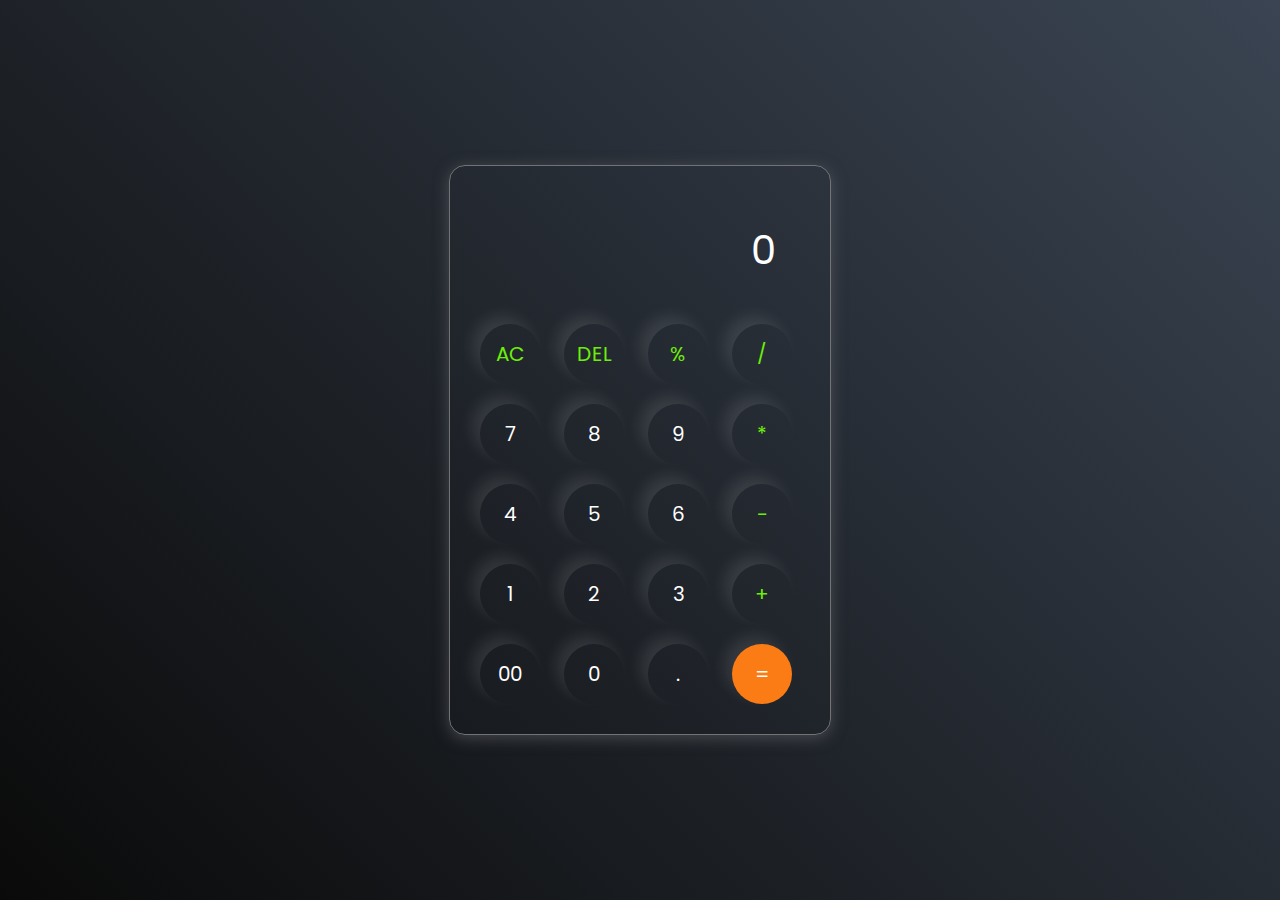
<file: Calculator/index.html>
<!DOCTYPE html>
<html lang="en">
<head>
    <meta charset="UTF-8">
    <meta http-equiv="X-UA-Compatible" content="IE=edge">
    <meta name="viewport" content="width=device-width, initial-scale=1.0">
    <link rel="stylesheet" href="style.css">
    <title>Calculator</title>
</head>
<body>   
<div class="calculator">
    <input type="text" placeholder="0" id="inputBox">
    <div>
        <button class="operator">AC</button>
        <button class="operator">DEL</button>
        <button class="operator">%</button>
        <button class="operator">/</button>
    </div>
    <div>
        <button>7</button>
        <button>8</button>
        <button>9</button>
        <button class="operator">*</button>
    </div>
    <div>
        <button>4</button>
        <button>5</button>
        <button>6</button>
        <button class="operator">-</button>
    </div>
    <div>
        <button>1</button>
        <button>2</button>
        <button>3</button>
        <button class="operator">+</button>
    </div>
    <div>
        <button>00</button>
        <button>0</button>
        <button>.</button>
        <button class="equalBtn">=</button>
    </div>
</div>  
<script src="script.js"></script>
</body>
</html>
</file>
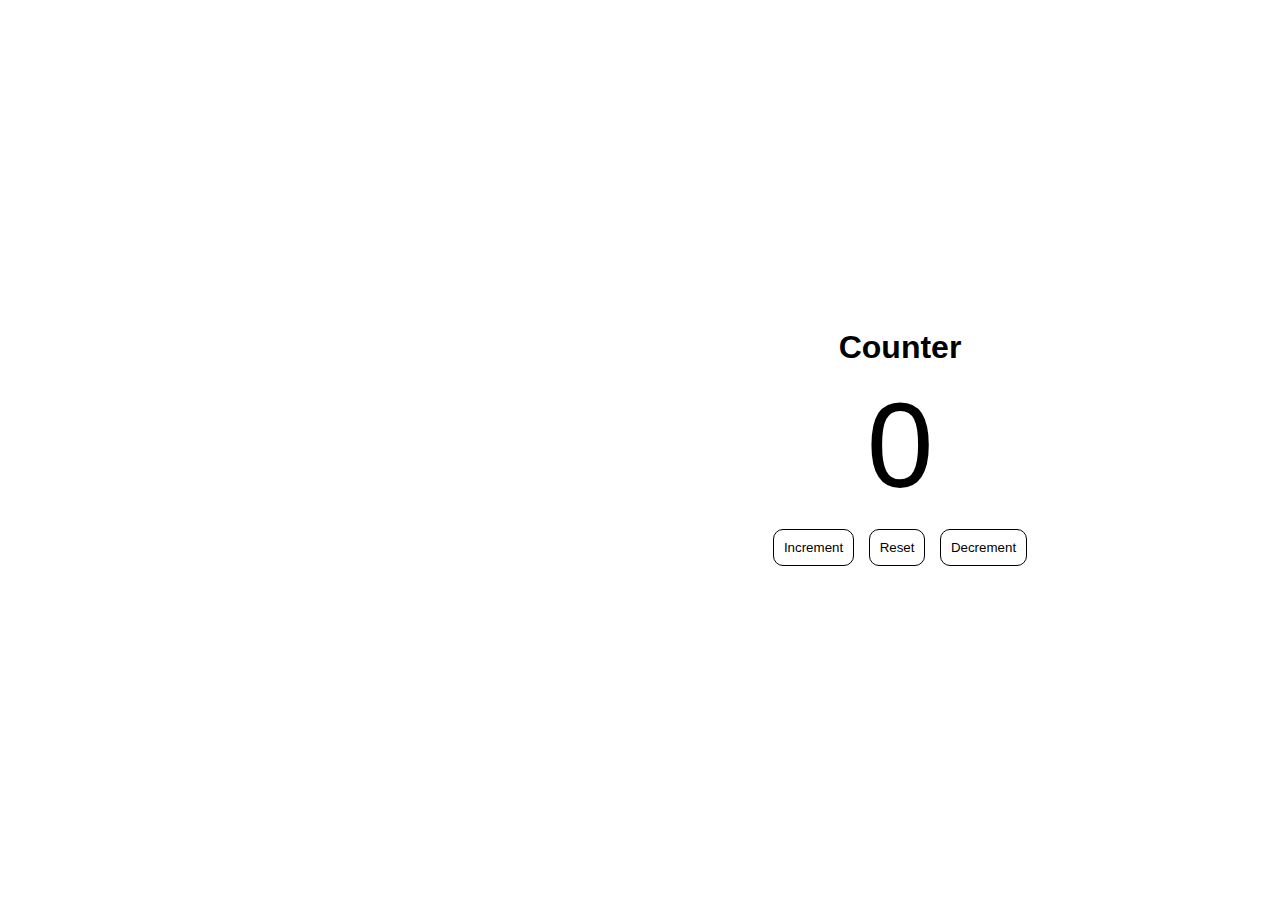
<file: Counter/index.html>
<!DOCTYPE html>
<html lang="en">
<head>
    <meta charset="UTF-8">
    <meta http-equiv="X-UA-Compatible" content="IE=edge">
    <meta name="viewport" content="width=device-width, initial-scale=1.0">
    <title>Counter</title>
    <link rel="stylesheet" href="style.css">
</head>
<body>
    <div class="container">
     <h1>Counter</h1>
     <span id="counter">0</span>
     <div class="btn-container">
        <button class="btn increase">Increment</button>
        <button class="btn reset">Reset</button>
        <button class="btn decrease">Decrement</button>
     </div>

    </div>
    <script src="script.js"></script>
</body>
</html>
</file>
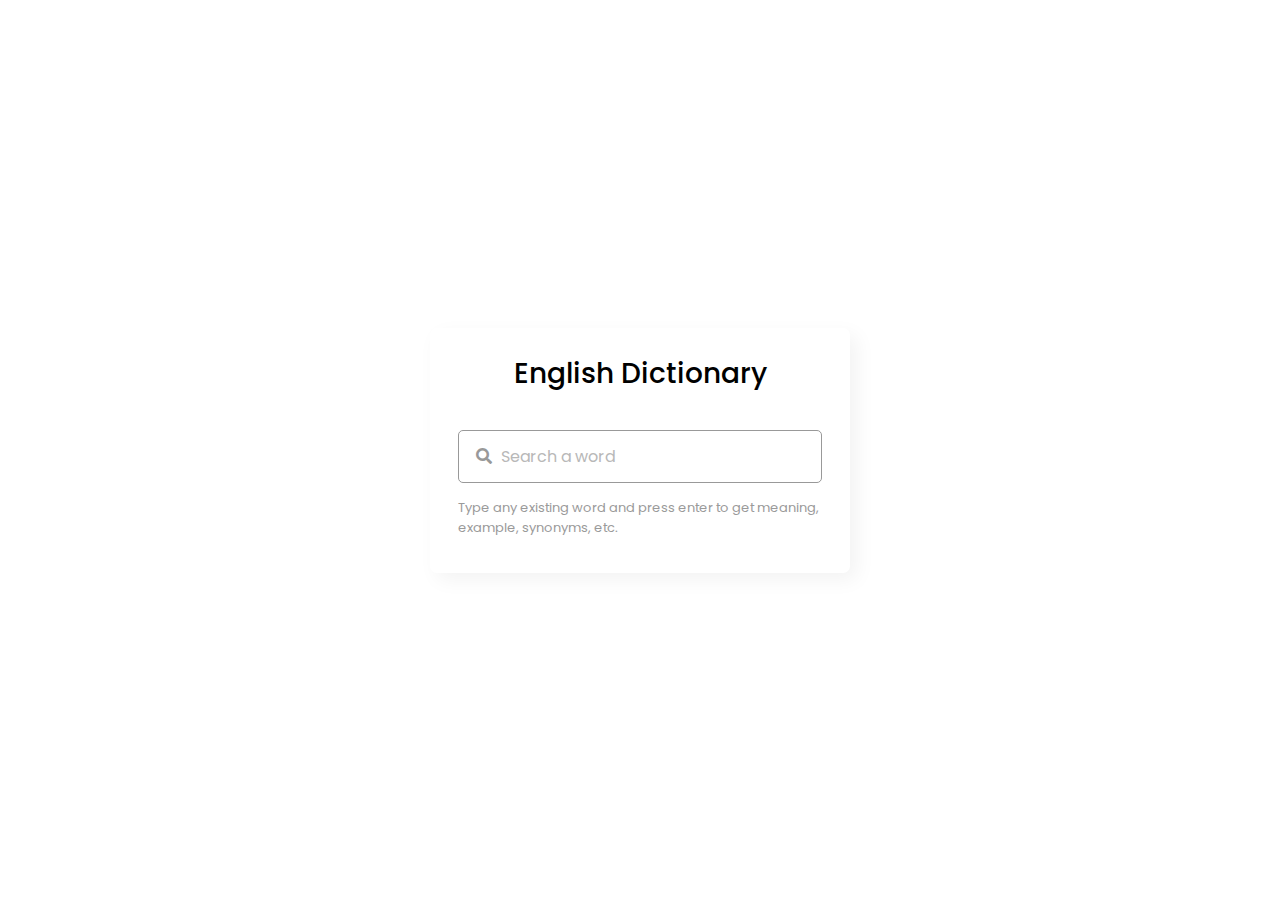
<file: Dictionary/index.html>
<!DOCTYPE html>
<!-- Coding By CodingNepal - youtube.com/codingnepal -->
<html lang="en" dir="ltr">
  <head>
    <meta charset="utf-8">  
    <title>Dictionary App in JavaScript | CodingNepal</title>
    <link rel="stylesheet" href="style.css">
    <meta name="viewport" content="width=device-width, initial-scale=1.0">
    <!-- CDN Link for Icons -->
    <link rel="stylesheet" href="https://fonts.googleapis.com/icon?family=Material+Icons">
    <link rel="stylesheet" href="https://cdnjs.cloudflare.com/ajax/libs/font-awesome/5.15.3/css/all.min.css"/>
  </head>
  <body>
    <div class="wrapper">
      <header>English Dictionary</header>
      <div class="search">
        <input type="text" placeholder="Search a word" required spellcheck="false">
        <i class="fas fa-search"></i>
        <span class="material-icons">close</span>
      </div>
      <p class="info-text">Type any existing word and press enter to get meaning, example, synonyms, etc.</p>
      <ul>
        <li class="word">
          <div class="details">
            <p>__</p>
            <span>_ _</span>
          </div>
          <i class="fas fa-volume-up"></i>
        </li>
        <div class="content">
          <li class="meaning">
            <div class="details">
              <p>Meaning</p>
              <span>___</span>
            </div>
          </li>
          <li class="example">
            <div class="details">
              <p>Example</p>
              <span>___</span>
            </div>
          </li>
          <li class="synonyms">
            <div class="details">
              <p>Synonyms</p>
              <div class="list"></div>
            </div>
          </li>
        </div>
      </ul>
    </div>

    <script src="script.js"></script>

  </body>
</html>
</file>
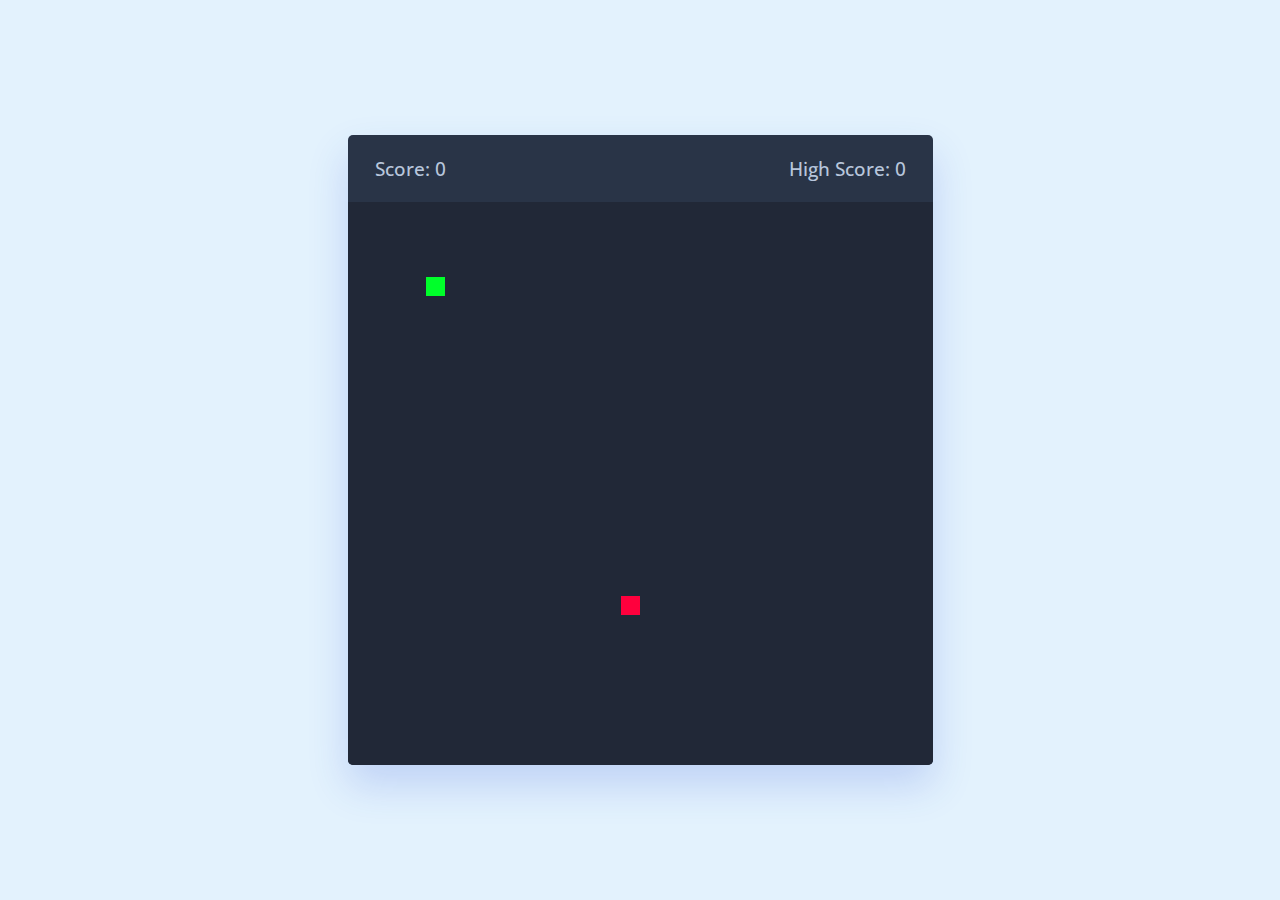
<file: Snake Game/index.html>
<!DOCTYPE html>
<!-- Coding By CodingNepal - youtube.com/codingnepal -->
<html lang="en" dir="ltr">
  <head>
    <meta charset="utf-8">
    <title>Snake Game JavaScript | CodingNepal</title>
    <link rel="stylesheet" href="style.css">
    <meta name="viewport" content="width=device-width, initial-scale=1.0">
    <link rel="stylesheet" href="https://cdnjs.cloudflare.com/ajax/libs/font-awesome/6.3.0/css/all.min.css">
    <script src="script.js" defer></script>
  </head>
  <body>
    <div class="wrapper">
      <div class="game-details">
        <span class="score">Score: 0</span>
        <span class="high-score">High Score: 0</span>
      </div>
      <div class="play-board"></div>
      <div class="controls">
        <i data-key="ArrowLeft" class="fa-solid fa-arrow-left-long"></i>
        <i data-key="ArrowUp" class="fa-solid fa-arrow-up-long"></i>
        <i data-key="ArrowRight" class="fa-solid fa-arrow-right-long"></i>
        <i data-key="ArrowDown" class="fa-solid fa-arrow-down-long"></i>
      </div>
    </div>

  </body>
</html>
</file>
<file: Calculator/style.css>
@import url('https://fonts.googleapis.com/css2?family=Poppins:wght@500&display=swap');

*{
    margin: 0;
    padding: 0;
    box-sizing: border-box;
    font-family: 'Poppins', sans-serif;
}

body{
    width: 100%;
    height: 100vh;
    display: flex;
    justify-content: center;
    align-items: center;
    background: linear-gradient(45deg, #0a0a0a, #3a4452);
}

.calculator{
    border: 1px solid #717377;
    padding: 20px;
    border-radius: 16px;
    background: transparent;
    box-shadow: 0px 3px 15px rgba(113, 115, 119, 0.5);

}

input{
    width: 320px;
    border: none;
    padding: 24px;
    margin: 10px;
    background: transparent;
    box-shadow: 0px 3px 15px rgbs(84, 84, 84, 0.1);
    font-size: 40px;
    text-align: right;
    cursor: pointer;
    color: #ffffff;
}

input::placeholder{
    color: #ffffff;
}

button{
    border: none;
    width: 60px;
    height: 60px;
    margin: 10px;
    border-radius: 50%;
    background: transparent;
    color: #ffffff;
    font-size: 20px;
    box-shadow: -8px -8px 15px rgba(255, 255, 255, 0.1);
    cursor: pointer;
}

.equalBtn{
    background-color: #fb7c14;
}

.operator{
    color: #6dee0a;
}
</file>
<file: Counter/style.css>
* {
    margin: 0;
    padding: 0;
    box-sizing: border-box;
    font-family: sans-serif ;
}

.container {
    display: flex;
    height: 100vh;
    width: 200vh;
    justify-content: center;
    align-items: center;
    flex-direction: column;
}

span{
    font-size: 120px;
    padding: 10px;
}

.btn {
     background: none;
     outline: none;
     border: 1px solid black;
     padding: 10px;
     border-radius: 10px;
     margin: 5px;
}



.up {
    animation: up 0.5s ease;
    position: relative;
  }
  
  .down {
    animation: down 0.5s ease;
    position: relative;
  }
  
  @keyframes up {
    0% {
      top: 0px;
    }
    50% {
      top: -20px;
    }
    100% {
      top: 0px;
    }
  }
  
  @keyframes down {
    0% {
      top: 0px;
    }
    50% {
      top: 20px;
    }
    100% {
      top: 0px;
    }
  }
</file>
<file: Dictionary/style.css>
/* Import Google Font - Poppins */
@import url('https://fonts.googleapis.com/css2?family=Poppins:wght@400;500;600;700&display=swap');
*{
  margin: 0;
  padding: 0;
  box-sizing: border-box;
  font-family: 'Poppins', sans-serif;
}
body{
  display: flex;
  align-items: center;
  justify-content: center;
  min-height: 100vh;
  background-image: url(https://c1.wallpaperflare.com/preview/779/373/197/book-paper-newspaper-page.jpg);
  background-size: cover;
  background-repeat: no-repeat;
  background-position: center;
}
::selection{
  color: #fff;
  background: #04c3fd;
}
.wrapper{
  width: 420px;
  border-radius: 7px;
  background: #fff;
  padding: 25px 28px 45px;
  box-shadow: 7px 7px 20px rgba(0, 0, 0, 0.05);
}
.wrapper header{
  font-size: 28px;
  font-weight: 500;
  text-align: center;
}
.wrapper .search{
  position: relative;
  margin: 35px 0 18px;
}
.search input{
  height: 53px;
  width: 100%;
  outline: none;
  font-size: 16px;
  border-radius: 5px;
  padding: 0 42px;
  border: 1px solid #999;
}
.search input:focus{
  padding: 0 41px;
  border: 2px solid #04c3fd;;
}
.search input::placeholder{
  color: #B8B8B8;
}
.search :where(i, span){
  position: absolute;
  top: 50%;
  color: #999;
  transform: translateY(-50%);
}
.search i{
  left: 18px;
  pointer-events: none;
  font-size: 16px;
}
.search input:focus ~ i{
  color: #04c3fd;
}
.search span{
  right: 15px;
  cursor: pointer;
  font-size: 18px;
  display: none;
}
.search input:valid ~ span{
  display: block;
}
.wrapper .info-text{
  font-size: 13px;
  color: #9A9A9A;
  margin: -3px 0 -10px;
}
.wrapper.active .info-text{
  display: none;
}
.info-text span{
  font-weight: 500;
}
.wrapper ul{
  height: 0;
  opacity: 0;
  padding-right: 1px;
  overflow-y: hidden;
  transition: all 0.2s ease;
}
.wrapper.active ul{
  opacity: 1;
  height: 303px;
}
.wrapper ul li{
  display: flex;
  list-style: none;
  margin-bottom: 14px;
  align-items: center;
  padding-bottom: 17px;
  border-bottom: 1px solid #D9D9D9;
  justify-content: space-between;
}
ul li:last-child{
  margin-bottom: 0;
  border-bottom: 0;
  padding-bottom: 0;
}
ul .word p{
  font-size: 22px;
  font-weight: 500;
}
ul .word span{
  font-size: 12px;
  color: #989898;
}
ul .word i{
  color: #999;
  font-size: 15px;
  cursor: pointer;
}
ul .content{
  max-height: 215px;
  overflow-y: auto;
}
ul .content::-webkit-scrollbar{
  width: 0px;
}
.content li .details{
  padding-left: 10px;
  border-radius: 4px 0 0 4px;
  border-left: 3px solid #04c3fd;;
}
.content li p{
  font-size: 17px;
  font-weight: 500;
}
.content li span{
  font-size: 15px;
  color: #7E7E7E;
}
.content .synonyms .list{
  display: flex;
  flex-wrap: wrap;
}
.content .synonyms span{
  cursor: pointer;
  margin-right: 5px;
  text-decoration: underline;
}
</file>
<file: Snake Game/style.css>
@import url('https://fonts.googleapis.com/css2?family=Open+Sans:wght@400;500;600;700&display=swap');

* {
  margin: 0;
  padding: 0;
  box-sizing: border-box;
  font-family: 'Open Sans', sans-serif;
}

body {
  display: flex;
  align-items: center;
  justify-content: center;
  min-height: 100vh;
  background: #E3F2FD;
}

.wrapper {
  width: 65vmin;
  height: 70vmin;
  display: flex;
  overflow: hidden;
  flex-direction: column;
  justify-content: center;
  border-radius: 5px;
  background: #293447;
  box-shadow: 0 20px 40px rgba(52, 87, 220, 0.2);
}

.game-details {
  color: #B8C6DC;
  font-weight: 500;
  font-size: 1.2rem;
  padding: 20px 27px;
  display: flex;
  justify-content: space-between;
}

.play-board {
  height: 100%;
  width: 100%;
  display: grid;
  background: #212837;
  grid-template: repeat(30, 1fr) / repeat(30, 1fr);
}

.play-board .food {
  background: #FF003D;
}

.play-board .head {
  background: #00ff2a;
}

.controls {
  display: none;
  justify-content: space-between;
}

.controls i {
  padding: 25px 0;
  text-align: center;
  font-size: 1.3rem;
  color: #B8C6DC;
  width: calc(100% / 4);
  cursor: pointer;
  border-right: 1px solid #171B26;
}

@media screen and (max-width: 800px) {
  .wrapper {
    width: 90vmin;
    height: 115vmin;
  }

  .game-details {
    font-size: 1rem;
    padding: 15px 27px;
  }

  .controls {
    display: flex;
  }

  .controls i {
    padding: 15px 0;
    font-size: 1rem;
  }
}
</file>
